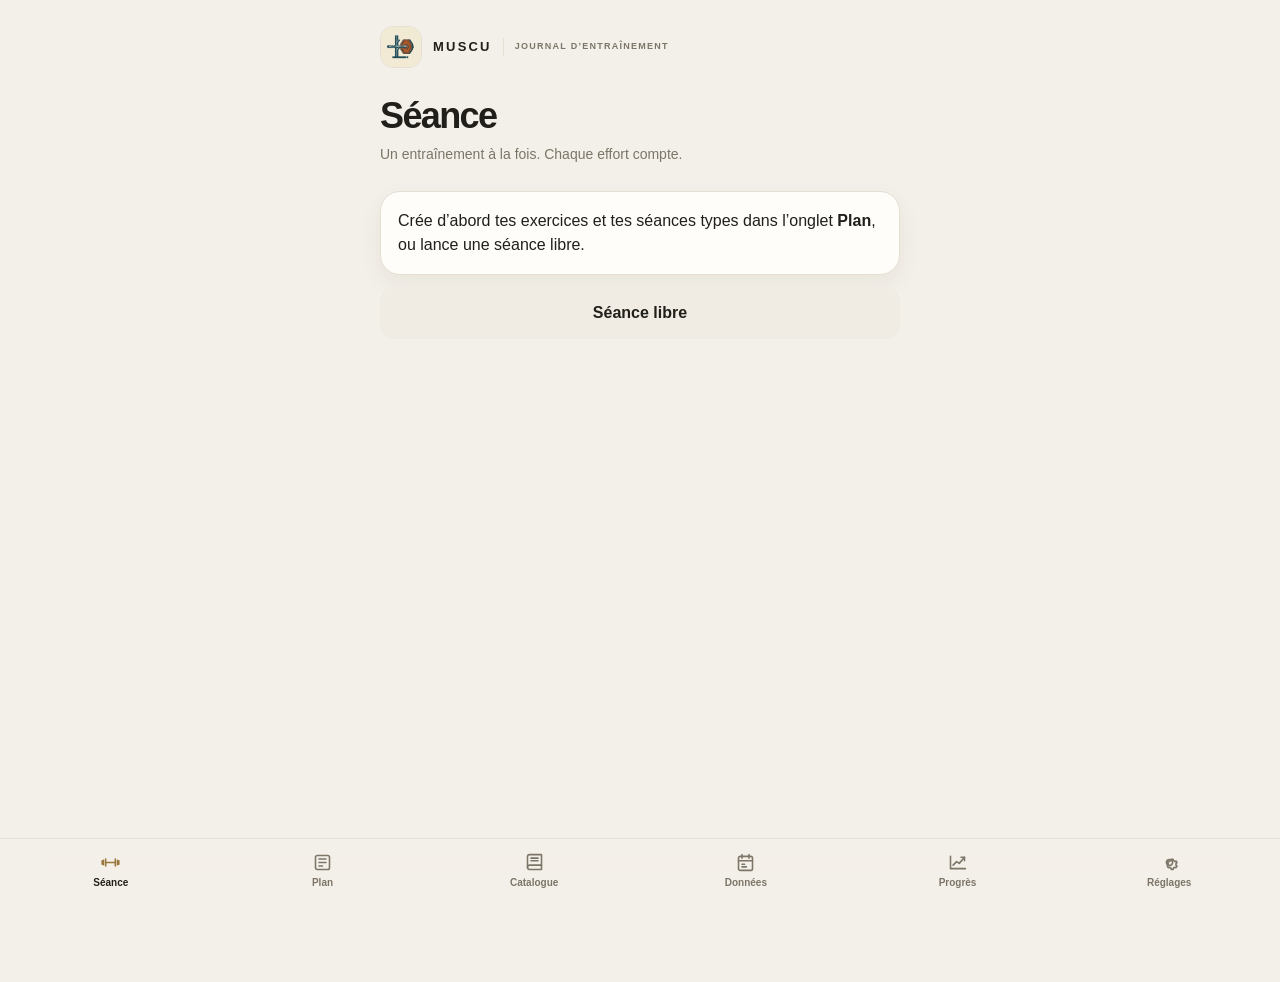
<file: Appli muscu v4/index.html>
<!doctype html>
<html lang="fr">
<head>
<meta charset="utf-8">
<meta name="viewport" content="width=device-width,initial-scale=1,maximum-scale=1,user-scalable=no,viewport-fit=cover">
<meta name="apple-mobile-web-app-capable" content="yes">
<meta name="mobile-web-app-capable" content="yes">
<meta name="apple-mobile-web-app-status-bar-style" content="default">
<meta name="apple-mobile-web-app-title" content="Muscu">
<meta name="theme-color" content="#f3f0e9">
<link rel="manifest" href="manifest.json">
<link rel="apple-touch-icon" href="/apple-touch-icon.png">
<title>Muscu</title>
<link rel="stylesheet" href="styles.css">
</head>
<body>
<main id="main"></main>

<!-- Minuteur de repos (affiché seulement quand il est actif) -->
<div id="timer" hidden>
  <div class="lbl"><div id="tt">0:00</div><div class="mut sm" id="tl"></div></div>
  <button data-act="tm" data-d="-15">−15 s</button>
  <button data-act="tm" data-d="15">+15 s</button>
  <button data-act="trestart" aria-label="Relancer le repos">↻</button>
  <button data-act="tstop" aria-label="Arrêter le minuteur"><svg class="ui-icon" viewBox="0 0 24 24" aria-hidden="true"><path d="m6 6 12 12M18 6 6 18"/></svg></button>
  <div id="bar"></div>
</div>

<nav id="tabs">
  <button data-tab="seance" aria-label="Séance"><svg viewBox="0 0 24 24" aria-hidden="true"><path d="M6.5 8v8M4 9.5v5M17.5 8v8M20 9.5v5M6.5 12h11M2.5 10v4M21.5 10v4"/></svg><span>Séance</span></button>
  <button data-tab="plan" aria-label="Plan"><svg viewBox="0 0 24 24" aria-hidden="true"><rect x="4" y="4" width="16" height="16" rx="2"/><path d="M8 8h8M8 12h8M8 16h4"/></svg><span>Plan</span></button>
  <button data-tab="catalogue" aria-label="Catalogue"><svg viewBox="0 0 24 24" aria-hidden="true"><path d="M4 5.5A2.5 2.5 0 0 1 6.5 3H20v17H6.5A2.5 2.5 0 0 1 4 17.5z"/><path d="M4 17.5A2.5 2.5 0 0 1 6.5 15H20M8 7h8M8 10h8"/></svg><span>Catalogue</span></button>
  <button data-tab="prog" aria-label="Données"><svg viewBox="0 0 24 24" aria-hidden="true"><rect x="4" y="5" width="16" height="16" rx="2"/><path d="M8 3v4M16 3v4M4 10h16M8 14h3M8 17h5"/></svg><span>Données</span></button>
  <button data-tab="hist" aria-label="Progrès"><svg viewBox="0 0 24 24" aria-hidden="true"><path d="M4 19V5M4 19h17M7 15l4-4 3 2 6-7"/><path d="M16 6h4v4"/></svg><span>Progrès</span></button>
  <button data-tab="reg" aria-label="Réglages"><svg viewBox="0 0 24 24" aria-hidden="true"><path d="M12 8.5a3.5 3.5 0 1 0 0 7 3.5 3.5 0 0 0 0-7Z"/><path d="m19.4 15 .1.1 1.1.9-1.1 1.9-1.4-.5-.2.1a8 8 0 0 1-1.3.8l-.2.1-.2 1.5h-2.2l-.3-1.5-.2-.1a8 8 0 0 1-1.3-.8l-.2-.1-1.4.5-1.1-1.9 1.1-.9.1-.2a7 7 0 0 1 0-1.6l-.1-.2-1.1-.9 1.1-1.9 1.4.5.2-.1a8 8 0 0 1 1.3-.8l.2-.1.3-1.5h2.2l.2 1.5.2.1a8 8 0 0 1 1.3.8l.2.1 1.4-.5 1.1 1.9-1.1.9-.1.2a7 7 0 0 1 0 1.6Z"/></svg><span>Réglages</span></button>
</nav>
<div id="toast"></div>

<script src="js/core.js"></script><script src="js/views.js"></script><script src="js/progress.js"></script><script src="js/plan.js"></script><script src="js/timer.js"></script><script src="js/actions.js"></script><script src="js/events.js"></script>
</body>
</html>
</file>
<file: Appli muscu v4/styles.css>
/* Identité visuelle : thème clair ivoire, encre et accents champagne. */
:root{color-scheme:light;--bg:#f3f0e9;--card:#fffdf9;--card2:#f0ece4;--tx:#211f1a;--mut:#7c7568;--acc:#9a773d;--acc-tx:#fffdf9;--danger:#af433c;--bd:#e5dfd4;--shadow:0 8px 24px rgba(53,42,24,.055)}
*{box-sizing:border-box;-webkit-tap-highlight-color:transparent}
[hidden]{display:none!important}
html{background:var(--bg);scroll-behavior:smooth;touch-action:pan-y}
body{margin:0;background:var(--bg);color:var(--tx);font:16px/1.5 -apple-system,BlinkMacSystemFont,"Segoe UI",sans-serif;
  padding:env(safe-area-inset-top) 0 calc(82px + env(safe-area-inset-bottom));-webkit-font-smoothing:antialiased}
#main{max-width:560px;min-height:100vh;margin:0 auto;padding:24px 20px}
h1{font-size:clamp(29px,8vw,36px);line-height:1.12;letter-spacing:-.045em;font-weight:750;margin:12px 0 20px}
h2{font-size:12px;color:var(--mut);text-transform:uppercase;letter-spacing:.12em;font-weight:700;margin:28px 2px 11px}
.brandline{display:flex;align-items:center;gap:11px;margin:2px 0 28px}
.brandmark{display:block;width:42px;height:42px;object-fit:cover;border:1px solid var(--bd);border-radius:13px}
.brandname{font-size:13px;color:var(--tx);font-weight:800;letter-spacing:.17em}
.branddivider{width:1px;height:18px;background:var(--bd)}
.eyebrow{font-size:9px;color:var(--mut);font-weight:700;letter-spacing:.14em}
.page-intro{margin-bottom:26px}
.page-intro h1{margin:0 0 8px}
.page-intro p{margin:0;color:var(--mut);font-size:14px}
.card{background:var(--card);border:1px solid var(--bd);border-radius:20px;padding:17px;margin-bottom:12px;box-shadow:var(--shadow)}
.hd{display:flex;align-items:center;justify-content:space-between;gap:10px}
.session-exercise-title{display:flex;align-items:center;gap:10px;flex:1;min-width:0;cursor:grab;touch-action:none}
.session-exercise-title b{min-width:0;overflow-wrap:anywhere}
.session-exercise-image{display:block;width:56px;height:48px;flex:none;object-fit:contain;background:var(--card2);border-radius:10px}
.session-catalogue-picker{margin-top:12px;padding:12px;border:1px solid var(--bd);border-radius:14px;background:var(--card)}
.session-catalogue-controls{display:grid;gap:8px}
.session-catalogue-search{min-width:0;text-align:left}
.session-catalogue-count{display:block}
.session-catalogue-results{display:grid;gap:6px;max-height:300px;overflow:auto;margin-top:8px}
.session-catalogue-item{display:flex;align-items:center;gap:10px;width:100%;min-height:54px;padding:6px 9px;border:1px solid var(--bd);border-radius:11px;background:var(--card2);color:var(--tx);font:inherit;font-size:14px;text-align:left}
.session-catalogue-item:active{border-color:var(--acc)}
.session-catalogue-item img{width:48px;height:42px;flex:none;object-fit:contain;border-radius:7px}
.plan-catalogue-heading{display:flex;align-items:center;justify-content:space-between;gap:10px;margin:20px 0 10px}
.plan-catalogue-heading h2{margin:0 0 3px}
.plan-catalogue-heading p{margin:0}
.plan-catalogue-heading>.btn{flex:none}
.plan-catalogue-result{display:flex;align-items:center;justify-content:space-between;gap:8px;min-height:52px;padding:5px 8px;border:1px solid var(--bd);border-radius:11px;background:var(--card2)}
.plan-catalogue-result>span{display:flex;align-items:center;gap:8px;min-width:0;font-size:13px}
.plan-catalogue-result>span b{overflow:hidden;text-overflow:ellipsis}
.plan-catalogue-result img{width:42px;height:38px;flex:none;object-fit:contain;border-radius:7px}
.plan-catalogue-result>.btn{flex:none}
.plan-catalogue-picker .session-catalogue-results{max-height:360px}
.session-favorites-toggle{justify-self:start}
.session-favorites-toggle[aria-pressed="true"]{border-color:var(--acc);background:var(--acc);color:var(--acc-tx)}
.session-favorites-toggle:disabled{opacity:.5}
.session-autosave-note{margin:-10px 0 12px;color:var(--mut);font-size:11px;text-align:right}
.session-autosave{margin:0 0 12px}
.settings-header{position:relative;overflow:hidden;margin:0 0 24px;padding:24px 22px;border:1px solid #423a2b;border-radius:24px;background:radial-gradient(ellipse at 100% 0%,rgba(190,157,94,.32),transparent 48%),linear-gradient(145deg,#28271f,#393529);color:#fffdf9;box-shadow:0 14px 34px rgba(43,37,26,.16)}
.settings-header:after{position:absolute;right:-28px;bottom:-74px;width:180px;height:180px;border:1px solid rgba(255,253,249,.1);border-radius:50%;content:""}
.settings-eyebrow{display:block;color:#d4bd91;font-size:10px;font-weight:750;letter-spacing:.16em}
.settings-header h1{position:relative;z-index:1;margin:8px 0 6px;font-size:34px}
.settings-header p{position:relative;z-index:1;max-width:290px;margin:0;color:rgba(255,253,249,.72);font-size:14px}
.settings-section{margin:0 0 24px}
.settings-section-heading{display:flex;align-items:center;gap:11px;margin:0 2px 11px}
.settings-icon{display:grid;width:38px;height:38px;flex:none;place-items:center;border:1px solid var(--bd);border-radius:13px;background:var(--card);color:var(--acc)}
.settings-icon .ui-icon{width:19px;height:19px}
.settings-section-heading h2{margin:0;color:var(--tx);font-size:13px;letter-spacing:.08em}
.settings-section-heading p{margin:2px 0 0;color:var(--mut);font-size:12px}
.settings-card{padding:5px 16px;border:1px solid var(--bd);border-radius:19px;background:var(--card);box-shadow:var(--shadow)}
.settings-duration{display:flex;align-items:center;justify-content:space-between;gap:12px;min-height:77px}
.settings-duration>span:first-child{display:grid;gap:3px;min-width:0}
.settings-duration b,.settings-toggle b,.settings-danger b{font-size:14px;font-weight:700}
.settings-duration small,.settings-toggle-copy>span,.settings-danger>div>span{color:var(--mut);font-size:12px;line-height:1.4}
.settings-duration-input{display:flex;width:112px;flex:none;align-items:center;gap:5px;padding:4px 8px;border:1px solid var(--bd);border-radius:13px;background:var(--card2)}
.settings-duration-input .in{width:100%;min-width:0;padding:6px 2px;border:0;background:transparent;font-size:20px;font-weight:750}
.settings-duration-input .in:focus{box-shadow:none}
.settings-duration-input>span{color:var(--mut);font-size:12px}
.settings-divider{height:1px;background:var(--bd)}
.settings-reminder b{font-size:13px}
.settings-reminder small{color:var(--mut);font-size:11px}
.settings-hint{margin:8px 0 11px;color:var(--mut);font-size:12px;line-height:1.45}
.settings-options{padding-top:2px;padding-bottom:13px}
.settings-toggle{position:relative;display:flex;min-height:66px;align-items:center;justify-content:space-between;gap:14px;border-bottom:1px solid var(--bd);cursor:pointer}
.settings-toggle-copy{display:grid;gap:3px}
.settings-toggle input{position:absolute;width:1px;height:1px;opacity:0}
.settings-switch{position:relative;width:45px;height:27px;flex:none;border:1px solid var(--bd);border-radius:20px;background:var(--card2);transition:background .18s,border-color .18s}
.settings-switch:after{position:absolute;top:3px;left:3px;width:19px;height:19px;border-radius:50%;background:#fff;box-shadow:0 1px 4px rgba(0,0,0,.18);content:"";transition:transform .18s}
.settings-toggle input:checked+.settings-switch{border-color:var(--acc);background:var(--acc)}
.settings-toggle input:checked+.settings-switch:after{transform:translateX(18px)}
.settings-toggle input:focus-visible+.settings-switch{outline:3px solid color-mix(in srgb,var(--acc) 35%,transparent);outline-offset:2px}
.settings-test{width:100%;margin-top:12px;border-color:var(--bd);font-size:13px}
.settings-test .ui-icon{margin-right:5px}
.settings-backup{padding-top:15px;padding-bottom:15px}
.settings-backup-status{display:flex;align-items:center;gap:8px;font-size:13px}
.settings-status-dot{width:8px;height:8px;flex:none;border-radius:50%;background:#56876a;box-shadow:0 0 0 4px rgba(86,135,106,.12)}
.settings-backup-status b{font-weight:700}
.automatic-backups{margin:12px 0;padding:12px 0;border-top:1px solid var(--bd);border-bottom:1px solid var(--bd)}
.automatic-backups-heading{display:grid;gap:2px;margin-bottom:5px}
.automatic-backups-heading b{font-size:13px}
.automatic-backups-heading span,.automatic-backup-row small{color:var(--mut);font-size:11px;line-height:1.4}
.automatic-backup-row{display:flex;align-items:center;justify-content:space-between;gap:8px;padding:8px 0;border-top:1px solid var(--bd)}
.automatic-backup-row>span{display:grid;min-width:0;gap:2px}
.automatic-backup-row>span b{overflow:hidden;font-size:12px;text-overflow:ellipsis;white-space:nowrap}
.automatic-backup-row .btn{flex:none;padding:7px 10px;font-size:11px}
.settings-reminder{display:grid;grid-template-columns:1fr minmax(115px,auto);align-items:center;gap:12px;margin:12px 0;padding:12px 0;border-top:1px solid var(--bd);border-bottom:1px solid var(--bd)}
.settings-reminder>span:first-child{display:grid;gap:2px}
.settings-reminder select{width:auto;min-width:0;padding:8px 28px 8px 10px;border-color:var(--bd);border-radius:11px;background:var(--card2);font-size:13px}
.settings-backup-actions{display:grid;grid-template-columns:1fr 1fr;gap:8px}
.settings-backup-actions .btn{min-height:46px;margin:0;padding:9px;font-size:13px}
.settings-danger{display:flex;align-items:center;justify-content:space-between;gap:12px;margin:4px 0;padding:13px 15px;border:1px solid color-mix(in srgb,var(--danger) 24%,var(--bd));border-radius:16px;background:color-mix(in srgb,var(--danger) 4%,var(--card))}
.settings-danger>div{display:grid;gap:2px}
.settings-danger .btn{width:auto;flex:none;margin:0;padding:9px 13px;font-size:13px}
.settings-footer{margin:18px 0 4px;color:var(--mut);font-size:11px;text-align:center}
.settings-footer span{padding:0 4px;color:var(--acc)}
.exercise-actions{display:flex;align-items:center;flex:none}
.timer-menu{position:relative}
.timer-menu summary{display:flex;align-items:center;justify-content:center;width:40px;height:40px;border:1px solid var(--bd);border-radius:12px;background:var(--card2);color:var(--tx);font-size:21px;line-height:1;list-style:none;cursor:pointer}
.timer-menu summary::-webkit-details-marker{display:none}
.timer-menu-options{position:absolute;top:44px;right:0;z-index:4;width:175px;padding:6px;border:1px solid var(--bd);border-radius:13px;background:var(--card);box-shadow:var(--shadow)}
.timer-menu-options button{display:block;width:100%;padding:10px;border:0;border-radius:9px;background:transparent;color:var(--tx);font:inherit;font-size:13px;text-align:left}
.timer-menu-options button[aria-pressed="true"]{background:var(--card2);font-weight:700}
.emom-clock{display:flex;align-items:center;gap:7px;margin-top:12px;padding:9px;border-radius:13px;background:var(--card2)}
.emom-clock time{flex:1;font-size:20px;font-weight:750;font-variant-numeric:tabular-nums;letter-spacing:-.04em}
.emom-clock .btn{flex:none}
.emom-clock .btn.sm{padding:7px 8px;font-size:11px}
.emom-clock .emom-icon-button{display:grid;width:36px;height:36px;place-items:center;padding:0}
.emom-icon-button .ui-icon{width:17px;height:17px;fill:currentColor;stroke-width:1.5}
.emom-icon-button[data-act="resetEmomTimer"] .ui-icon{fill:none;stroke-width:2}
.emom-clock .adjust{padding:7px 8px}
.emom-adjustments{display:flex;align-items:center;gap:6px}
.card.is-reordering{opacity:.55;transform:translate3d(0,0,0);will-change:transform,opacity}
.card.is-reorder-target{border-color:var(--acc);box-shadow:0 0 0 2px color-mix(in srgb,var(--acc) 30%,transparent)}
body.reordering{user-select:none;-webkit-user-select:none}
.mut{color:var(--mut)}.sm{font-size:13px;line-height:1.5}
.row{display:flex;gap:10px;margin-top:10px}
.row>*{flex:1;min-width:0}
.btn{display:block;width:100%;background:var(--card2);color:var(--tx);border:1px solid transparent;border-radius:14px;
  padding:13px 15px;font:inherit;font-weight:650;margin-top:10px;transition:transform .15s,background .15s}
.btn:active{transform:scale(.985)}
.btn.sm{padding:9px 12px;font-size:13px;width:auto;margin-top:0;border-color:var(--bd)}
.btn.acc{background:var(--acc);color:var(--acc-tx);border-color:transparent}
.btn.danger{color:var(--danger);background:color-mix(in srgb,var(--danger) 7%,var(--card))}
.ic{background:none;border:0;color:var(--mut);font-size:17px;padding:7px 9px;border-radius:10px}
.ic:active{background:var(--card2)}
.sets{display:grid;grid-template-columns:28px minmax(0,1fr) minmax(0,1fr) 44px;gap:8px;align-items:center;margin-top:13px}
.sh{font-size:11px;color:var(--mut);text-align:center;font-weight:650}
.sn{text-align:center;color:var(--mut);font-size:13px;font-variant-numeric:tabular-nums}
/* font-size 16px minimum : évite le zoom automatique d'iOS sur les champs */
.in,select{width:100%;background:var(--card2);color:var(--tx);border:1px solid var(--bd);border-radius:12px;
  padding:11px 10px;font:inherit;font-size:16px;text-align:center;outline:none}
.in:focus,select:focus{border-color:var(--mut);box-shadow:0 0 0 3px color-mix(in srgb,var(--acc) 30%,transparent)}
select{text-align:left}
.ck{height:44px;border-radius:12px;border:1px solid var(--bd);background:var(--card2);color:var(--mut);font-size:19px}
.ck.on{background:var(--acc);color:var(--acc-tx);border-color:transparent}
.line{display:flex;align-items:center;justify-content:space-between;gap:10px;padding:10px 0}
.line .in{width:90px}
.line input[type=checkbox]{width:22px;height:22px;accent-color:var(--acc)}
.tag{display:inline-block;background:var(--card2);border-radius:8px;padding:3px 9px;font-size:13px;margin:2px 4px 2px 0}
.stat{display:flex;gap:8px}.stat>div{flex:1;min-width:0;background:var(--card2);border-radius:14px;padding:12px 8px;text-align:center}
.stat b{display:block;font-size:20px;letter-spacing:-.04em}
.chart{width:100%;height:auto;margin-top:8px}
.chart text{fill:var(--mut);font-size:10px}
.progress-controls{display:flex;flex-direction:column;gap:9px;margin-bottom:12px}
.progress-controls select{min-width:0}
.progress-search{position:relative}
.progress-search svg{position:absolute;left:14px;top:50%;width:19px;height:19px;transform:translateY(-50%);pointer-events:none;color:var(--mut);fill:none;stroke:currentColor;stroke-width:1.8;stroke-linecap:round;stroke-linejoin:round}
.progress-search input{width:100%;height:46px;min-width:0;padding:10px 14px 10px 43px;border:1px solid var(--bd);border-radius:14px;background:var(--card);color:var(--tx);font:inherit;font-size:16px;text-align:left;outline:none;box-shadow:var(--shadow);transition:border-color .15s,box-shadow .15s}
.progress-search input::placeholder{color:var(--mut)}
.progress-search:focus-within input{border-color:var(--acc);box-shadow:0 0 0 3px color-mix(in srgb,var(--acc) 20%,transparent)}
.progress-layout{display:flex;gap:4px;grid-column:1/-1}
.progress-layout .btn{flex:1}
.progress-count{grid-column:1/-1}
.progress-grid[data-layout="mosaic"]{display:grid;grid-template-columns:repeat(3,minmax(0,1fr));gap:8px}
.progress-grid[data-layout="list"]{display:grid;grid-template-columns:1fr;gap:8px}
.progress-card{min-width:0;overflow:hidden;padding:0}
.progress-card img{display:block;width:100%;height:88px;object-fit:contain;background:var(--card2)}
.progress-card-name{display:-webkit-box;height:56px;padding:7px 6px 4px;overflow:hidden;-webkit-box-orient:vertical;-webkit-line-clamp:3;text-align:center;font-size:12px;font-weight:650;line-height:1.25;overflow-wrap:anywhere}
.progress-fields{display:grid;grid-template-columns:1fr 1fr;gap:5px;padding:4px 6px 8px}
.progress-field{min-width:0}
.progress-field label{display:block;margin-bottom:2px;color:var(--mut);font-size:10px;line-height:1.2;text-align:center}
.progress-field input{width:100%;min-width:0;height:36px;padding:5px 3px;border:1px solid var(--bd);border-radius:9px;background:var(--card2);color:var(--tx);font:inherit;font-size:16px;text-align:center}
.progress-grid[data-layout="list"] .progress-card{display:grid;grid-template-columns:76px minmax(0,1fr);align-items:center;padding:7px;gap:9px}
.progress-grid[data-layout="list"] .progress-card img{width:76px;height:68px;border-radius:8px}
.progress-grid[data-layout="list"] .progress-card-name{height:42px;padding:0 2px 6px;-webkit-line-clamp:2;text-align:left;font-size:14px}
.progress-grid[data-layout="list"] .progress-fields{padding:0}
.history-exercise-card{min-width:0;overflow:hidden;padding:0}
.history-exercise-toggle{display:flex;width:100%;min-height:120px;flex-direction:column;align-items:stretch;padding:0;border:0;background:transparent;color:inherit;text-align:inherit;font:inherit;cursor:pointer}
.history-exercise-toggle img{display:block;width:100%;height:88px;object-fit:contain;background:var(--card2)}
.history-exercise-name{display:flex;align-items:center;justify-content:center;gap:6px;min-height:42px;padding:6px;text-align:center;font-size:12px;font-weight:650;line-height:1.25;overflow-wrap:anywhere}
.history-exercise-name .ui-icon{flex:none}
.history-mosaic-row{display:grid;grid-column:1/-1;grid-template-columns:repeat(3,minmax(0,1fr));gap:8px;margin-bottom:8px}
.history-mosaic-details{grid-column:1/-1;min-width:0;margin-bottom:4px;padding:12px;border:1px solid var(--bd);border-radius:16px;background:var(--card);box-shadow:var(--shadow)}
.history-details{min-width:0}
.history-details h3{margin:12px 0 4px;font-size:13px}
.session-history{margin:20px 0 25px}
.session-history h2{margin:0 2px 10px}
.history-session-card{padding:13px;margin-bottom:8px}
.history-session-heading{display:flex;align-items:center;justify-content:space-between;gap:8px}
.history-session-heading>div:first-child{display:grid;min-width:0;gap:2px}
.history-session-heading>div:first-child b{font-size:14px}
.history-session-heading>div:first-child span,.history-session-summary span{color:var(--mut);font-size:11px}
.history-session-actions{display:flex;align-items:center;gap:3px;flex:none}
.history-session-actions .btn{padding:7px 9px;font-size:11px}
.history-session-actions .ic{font-size:20px}
.history-session-summary{display:grid;gap:5px;margin-top:10px}
.history-session-summary>div{display:grid;gap:1px}
.history-session-summary b,.history-session-exercise>b{font-size:12px}
.history-session-meta{display:grid;grid-template-columns:1fr 1fr;gap:8px;margin-top:12px}
.history-session-meta label{display:grid;gap:4px;color:var(--mut);font-size:11px}
.history-session-meta .in{min-width:0;padding:9px 7px;text-align:left}
.history-session-add-exercise{display:grid;grid-template-columns:minmax(0,1fr) auto;gap:7px;margin-top:10px}
.history-session-add-exercise select{min-width:0;padding:9px;font-size:14px}
.history-session-exercise{margin-top:12px;padding-top:10px;border-top:1px solid var(--bd)}
.history-session-exercise-heading{display:grid;grid-template-columns:minmax(0,1fr) auto;align-items:center;gap:6px}
.history-session-exercise-heading .in{min-width:0;padding:8px;text-align:left;font-size:14px}
.history-session-sets{display:grid;gap:7px;margin-top:7px}
.history-session-sets label{display:grid;grid-template-columns:52px minmax(0,1fr) minmax(0,1fr) 30px;align-items:center;gap:6px;color:var(--mut);font-size:11px}
.history-session-sets label span{display:flex;align-items:center;gap:4px}
.history-session-sets .in{min-width:0;padding:7px 4px;font-size:14px}
.history-add-set{justify-self:start;margin-top:2px!important}
.weekly-summary{margin:0 0 18px;padding:15px;border:1px solid var(--bd);border-radius:18px;background:var(--card);box-shadow:var(--shadow)}
.weekly-summary-heading{display:flex;align-items:baseline;justify-content:space-between;gap:8px}
.weekly-summary-heading h2{margin:0;color:var(--tx);font-size:13px;letter-spacing:.06em}
.weekly-summary-heading>span{color:var(--mut);font-size:11px}
.weekly-stats{display:grid;grid-template-columns:repeat(4,minmax(0,1fr));gap:6px;margin-top:12px}
.weekly-stats>div{display:grid;gap:2px;min-width:0;padding:9px 4px;border-radius:12px;background:var(--card2);text-align:center}
.weekly-stats b{font-size:17px;line-height:1.2}
.weekly-stats span{color:var(--mut);font-size:10px;overflow-wrap:anywhere}
.weekly-chart{display:grid;height:100px;grid-template-columns:repeat(4,1fr);gap:10px;margin-top:12px}
.weekly-bar{display:grid;grid-template-rows:14px 1fr 16px;justify-items:center;gap:3px;color:var(--mut);font-size:10px}
.weekly-bar>div{display:flex;width:100%;height:100%;align-items:flex-end;justify-content:center;border-bottom:1px solid var(--bd)}
.weekly-bar i{display:block;width:min(28px,60%);min-height:4px;border-radius:6px 6px 2px 2px;background:var(--acc)}
.weekly-bar small{font-size:9px}
.auto-file-export{display:grid;grid-template-columns:minmax(0,1fr) auto;align-items:center;gap:10px;margin:12px 0;padding:12px 0;border-top:1px solid var(--bd);border-bottom:1px solid var(--bd)}
.auto-file-export>div:first-child{display:grid;gap:3px}
.auto-file-export>div:first-child b{font-size:13px}
.auto-file-export>div:first-child span{color:var(--mut);font-size:11px;line-height:1.4}
.auto-file-export-actions{display:grid;gap:6px}
.auto-file-export-actions .btn{font-size:11px}
@media(max-width:360px){.weekly-summary{padding:12px}.weekly-stats{gap:4px}.weekly-stats b{font-size:15px}.history-session-meta{grid-template-columns:1fr}.history-session-sets label{grid-template-columns:43px minmax(0,1fr) minmax(0,1fr) 26px;gap:4px}}
.history-chart{display:block;width:100%;height:auto;overflow:visible}
.history-chart text{fill:var(--mut);font-size:10px}
.history-chart .chart-axis{stroke:var(--bd);stroke-width:1}
.history-chart .chart-line{fill:none;stroke:var(--acc);stroke-width:2.5;stroke-linecap:round;stroke-linejoin:round}
.history-chart .chart-point{fill:var(--acc);stroke:var(--card);stroke-width:2}
.history-empty{padding:12px;border-radius:12px;background:var(--card2);color:var(--mut);font-size:13px}
.progress-grid[data-layout="list"] .history-exercise-card{display:block}
.progress-grid[data-layout="list"] .history-exercise-toggle{display:grid;min-height:82px;grid-template-columns:76px minmax(0,1fr);align-items:center;gap:10px;padding:7px}
.progress-grid[data-layout="list"] .history-exercise-toggle:not(.has-image) .history-exercise-name{grid-column:1/-1}
.progress-grid[data-layout="list"] .history-exercise-toggle img{width:76px;height:68px;border-radius:8px}
.progress-grid[data-layout="list"] .history-exercise-name{justify-content:space-between;min-height:0;padding:8px;text-align:left;font-size:14px}
@media(max-width:360px){.progress-grid[data-layout="mosaic"]{gap:5px}.progress-card-name{font-size:11px}.progress-fields{gap:3px;padding-left:4px;padding-right:4px}}
.banner{border:1px solid color-mix(in srgb,var(--danger) 28%,var(--bd));background:color-mix(in srgb,var(--danger) 6%,var(--card));color:var(--danger);border-radius:14px;padding:12px 14px;margin-bottom:14px;font-size:14px}
#tabs{position:fixed;left:0;right:0;bottom:0;display:flex;transform:translate3d(0,0,0);will-change:transform;background:color-mix(in srgb,var(--bg) 92%,transparent);backdrop-filter:blur(18px);-webkit-backdrop-filter:blur(18px);border-top:1px solid var(--bd);
  padding:8px 5px calc(7px + env(safe-area-inset-bottom));z-index:5}
#tabs button{flex:1;display:flex;flex-direction:column;align-items:center;gap:4px;background:none;border:0;color:var(--mut);padding:5px 0;font:inherit;font-size:10px;font-weight:600;line-height:1.1}
#tabs button svg{width:21px;height:21px;stroke:currentColor;fill:none;stroke-width:1.8;stroke-linecap:round;stroke-linejoin:round}
#tabs button.on{color:var(--tx)}
#tabs button.on svg{color:var(--acc)}
.ui-icon{width:18px;height:18px;vertical-align:middle;stroke:currentColor;fill:none;stroke-width:1.8;stroke-linecap:round;stroke-linejoin:round}
.catalogue-frame{display:block;width:100%;height:calc(100dvh - 190px);min-height:360px;border:0;border-radius:14px;background:var(--bg)}
.pending-head{display:flex;align-items:center;justify-content:space-between;gap:8px;margin:12px 0}
.pending-modes{display:flex;gap:4px}
.pending-grid[data-layout="mosaic"]{display:grid;grid-template-columns:repeat(3,minmax(0,1fr));gap:8px;margin-bottom:16px}
.pending-grid[data-layout="list"]{display:grid;grid-template-columns:1fr;gap:8px;margin-bottom:16px}
.pending-item{position:relative;min-width:0;background:var(--card);border:1px solid var(--bd);border-radius:14px;overflow:hidden}
.pending-select{display:block;width:100%;height:100%;padding:0;border:0;background:transparent;color:inherit;text-align:inherit;font:inherit;cursor:grab;touch-action:manipulation}
.pending-select img{display:block;object-fit:contain;background:var(--card2)}
.pending-grid[data-layout="mosaic"] .pending-select img{width:100%;height:88px}
.pending-grid[data-layout="mosaic"] .pending-name{display:block;padding:7px 6px;text-align:center;font-size:12px;font-weight:650;line-height:1.25}
.pending-grid[data-layout="list"] .pending-select{display:flex;align-items:center;gap:10px;padding:7px 42px 7px 7px;text-align:left}
.pending-grid[data-layout="list"] .pending-select img{width:68px;height:56px;border-radius:8px}
.pending-grid[data-layout="list"] .pending-name{font-size:14px;font-weight:650}
.pending-select.is-selected{outline:2px solid var(--acc);outline-offset:-2px;border-radius:12px}
.pending-item .pending-remove{position:absolute;right:5px;top:50%;transform:translateY(-50%);padding:6px}
.template-dropzone{transition:border-color .15s,background .15s}
.template-dropzone.is-drop-target{border-color:var(--acc);background:color-mix(in srgb,var(--acc) 8%,var(--card));box-shadow:0 0 0 2px color-mix(in srgb,var(--acc) 25%,transparent)}
.template-exercise{display:flex;align-items:center;gap:9px;min-width:0}
.template-exercise img{width:48px;height:40px;flex:none;object-fit:contain;background:var(--card2);border-radius:8px}
.template-exercise-info{display:flex;flex-direction:column;min-width:0}
.template-exercise-row{display:flex;align-items:center;justify-content:space-between;gap:6px;min-width:0;padding:4px 0}
.template-exercise-controls{display:flex;align-items:center;flex:none;flex-wrap:nowrap}
.template-exercise-controls .ic{display:inline-flex;width:32px;height:36px;align-items:center;justify-content:center;flex:none;padding:4px}
.template-exercise-metrics{color:var(--mut);font-size:11px;line-height:1.35}
@media(max-width:360px){.pending-grid[data-layout="mosaic"]{gap:5px}.pending-grid[data-layout="mosaic"] .pending-select img{height:72px}.pending-grid[data-layout="mosaic"] .pending-name{font-size:11px}}
#timer{position:fixed;left:12px;right:12px;bottom:calc(76px + env(safe-area-inset-bottom));z-index:6;transform:translate3d(0,0,0);will-change:transform;background:var(--card);
  border:1px solid var(--bd);border-radius:18px;padding:11px 12px;display:flex;align-items:center;gap:7px;overflow:hidden;box-shadow:0 12px 36px rgba(0,0,0,.14)}
#timer[hidden]{display:none}
#timer.done{background:var(--acc);color:var(--acc-tx)}
#timer .lbl{flex:1;min-width:0}
#timer .lbl div{white-space:nowrap;overflow:hidden;text-overflow:ellipsis}
#tt{font-size:25px;font-weight:750;font-variant-numeric:tabular-nums;letter-spacing:-.04em}
#timer button{background:var(--card2);color:var(--tx);border:1px solid var(--bd);border-radius:11px;padding:8px 9px;font:inherit;font-size:12px;font-weight:650;white-space:nowrap}
#timer button[data-act="trestart"]{width:36px;height:36px;flex:none;padding:0;font-size:20px;line-height:1}
#timer.done button{background:rgba(255,255,255,.25);border-color:transparent;color:inherit}
#bar{position:absolute;left:0;bottom:0;width:100%;height:3px;background:var(--acc);transform:scaleX(1);transform-origin:left center;will-change:transform}
#timer.done #bar{background:var(--acc-tx)}
#toast{position:fixed;left:50%;top:calc(14px + env(safe-area-inset-top));transform:translateX(-50%);background:var(--tx);color:var(--bg);
  padding:9px 16px;border-radius:20px;font-size:13px;font-weight:600;z-index:9;opacity:0;pointer-events:none;transition:opacity .2s}
#toast.on{opacity:1}
@media(max-width:360px){#main{padding-left:14px;padding-right:14px}.card{padding:14px}.sets{grid-template-columns:24px minmax(0,1fr) minmax(0,1fr) 40px;gap:6px}#timer{gap:5px;padding:10px}#timer button{padding:8px 7px}.emom-clock{display:grid;grid-template-columns:repeat(2,minmax(0,1fr));gap:6px}.emom-clock time{grid-column:1/-1;grid-row:1;text-align:center}.emom-adjustments{grid-column:1/-1;grid-row:2;justify-content:center}.emom-clock [data-act="toggleEmomTimer"]{grid-column:1;grid-row:3}.emom-clock [data-act="resetEmomTimer"]{grid-column:2;grid-row:3}.emom-clock .btn{width:100%;min-width:0}.emom-adjustments .btn{width:auto}}
@media(prefers-reduced-motion:reduce){*,*::before,*::after{scroll-behavior:auto!important;transition:none!important}}
</file>
